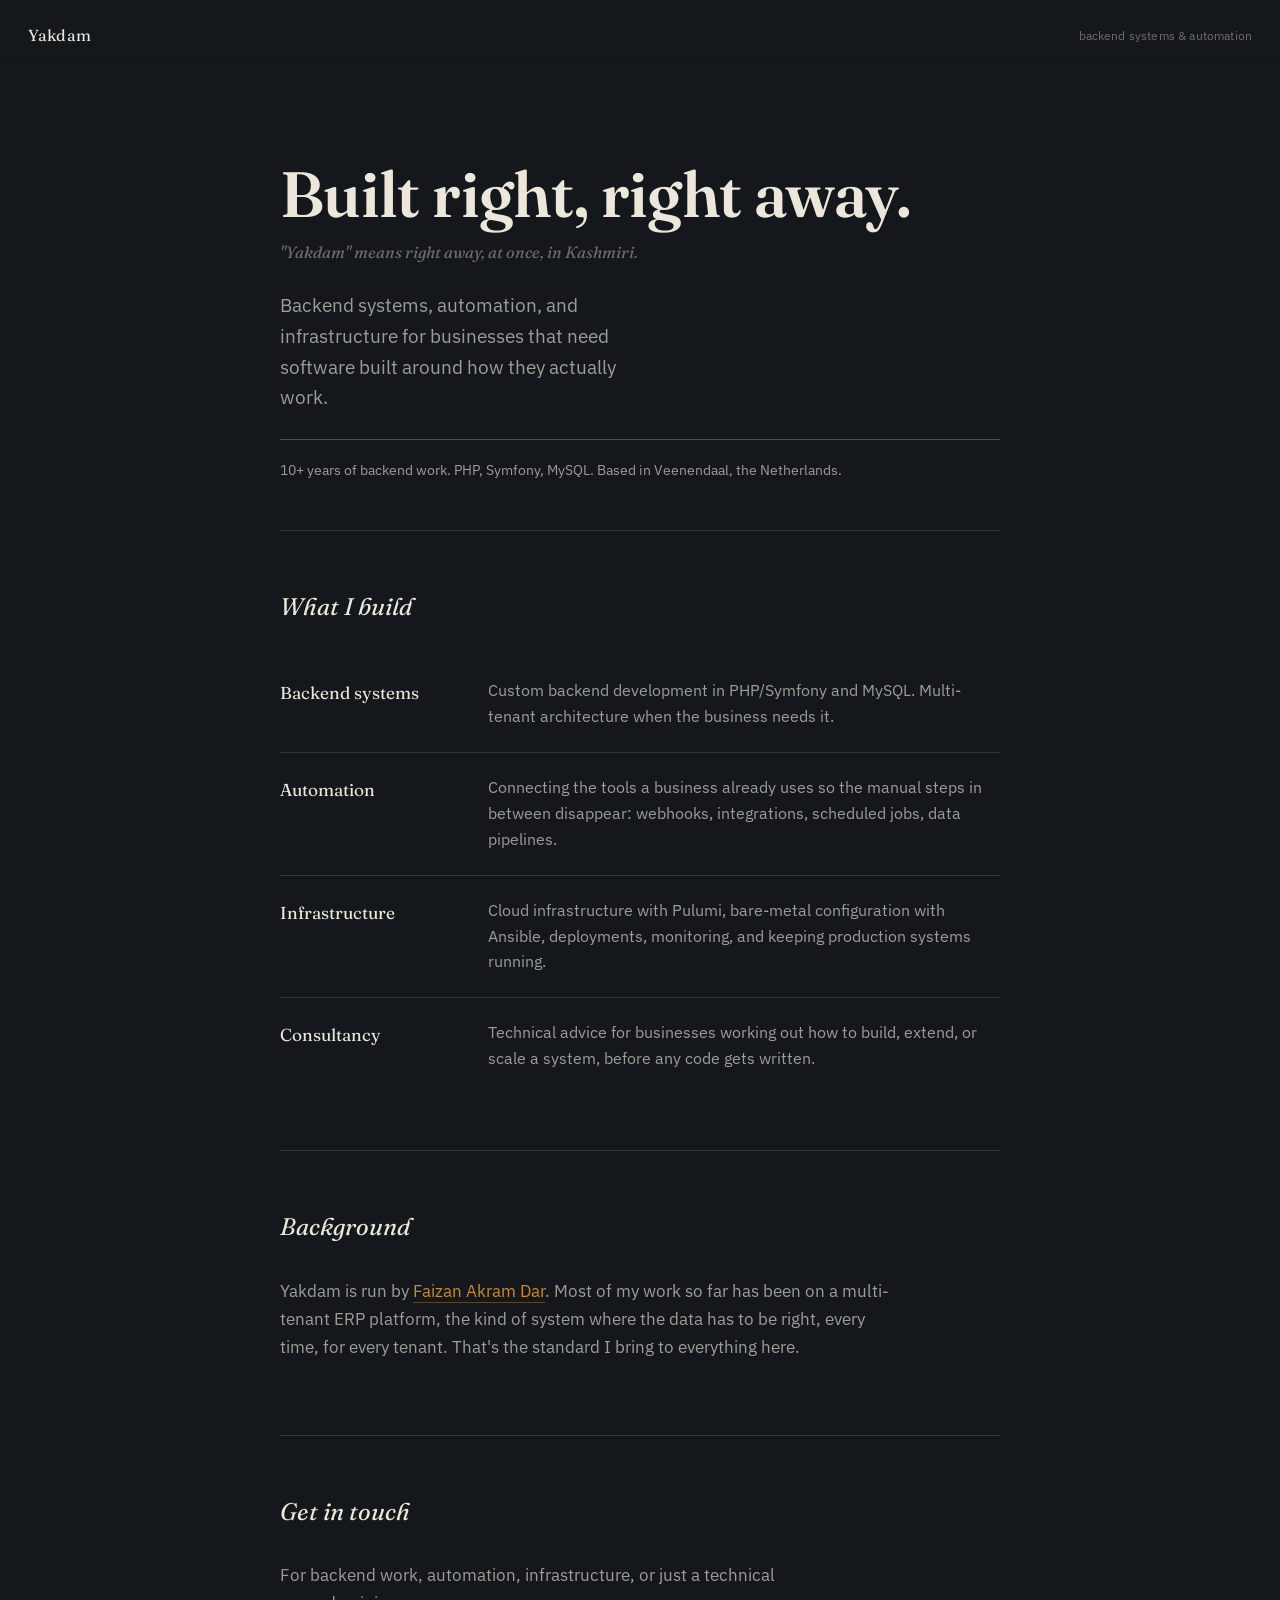
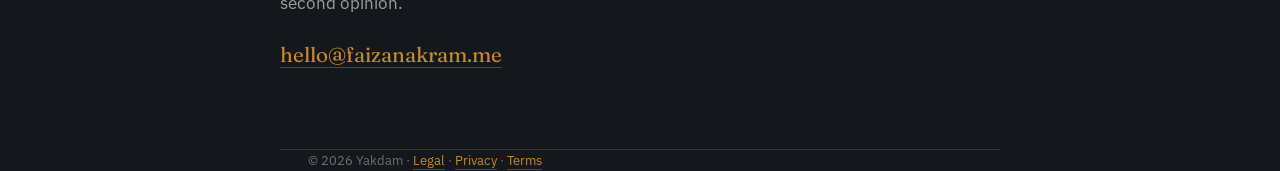
<file: index.html>
<!DOCTYPE html>
<html lang="en">
<head>
<meta charset="UTF-8">
<title>Yakdam | Built right, right away.</title>
<meta name="description" content="Yakdam: backend systems, automation, and infrastructure for businesses that need software built around how they actually work. Run by Faizan Akram Dar, 10+ years building backend systems.">
<meta name="viewport" content="width=device-width, initial-scale=1.0">
<link rel="icon" href="data:image/svg+xml,%3Csvg xmlns='http://www.w3.org/2000/svg' viewBox='0 0 64 64'%3E%3Crect width='64' height='64' rx='8' fill='%2314181D'/%3E%3Ctext x='32' y='43' font-family='Georgia,serif' font-size='34' fill='%23C98A2B' text-anchor='middle'%3EP%3C/text%3E%3C/svg%3E">
<link rel="stylesheet" href="assets/fonts.css">
<script src="assets/site.js" defer></script>
<style>
  :root{
    --ink: #14181D;
    --ink-soft: #1C2229;
    --paper: #ECE7DA;
    --paper-dim: rgba(236,231,218,0.64);
    --paper-faint: rgba(236,231,218,0.42);
    --saffron: #C98A2B;
    --brick: #8C3331;
    --line: rgba(236,231,218,0.14);
    --line-strong: rgba(236,231,218,0.26);
    --font-display: 'Fraunces', Georgia, serif;
    --font-body: 'IBM Plex Sans', -apple-system, 'Segoe UI', sans-serif;
  }

  *{box-sizing:border-box;}
  html{scroll-behavior:smooth;}
  body{
    margin:0;
    background:var(--ink);
    color:var(--paper);
    font-family:var(--font-body);
    font-size:17px;
    line-height:1.65;
    -webkit-font-smoothing:antialiased;
  }
  a{color:var(--saffron); text-decoration:none; border-bottom:1px solid rgba(201,138,43,0.4); transition:border-color .15s ease;}
  a:hover{border-color:var(--saffron);}
  a:focus-visible, button:focus-visible{outline:2px solid var(--saffron); outline-offset:3px; border-radius:2px;}

  .wrap{max-width:720px; margin:0 auto; padding:0 28px;}

  .mark{
    position:fixed; top:0; left:0; right:0; z-index:10;
    display:flex; justify-content:space-between; align-items:center;
    padding:22px 28px;
    font-family:var(--font-display);
    font-size:1rem;
    letter-spacing:0.01em;
    background:linear-gradient(var(--ink) 60%, transparent);
  }
  .mark a{border-bottom:none; color:var(--paper);}
  .mark .tag{color:var(--paper-faint); font-family:var(--font-body); font-size:0.78rem;}

  main{padding-top:96px;}

  .hero{padding:64px 0 48px;}
  .hero h1{
    font-family:var(--font-display);
    font-weight:600;
    font-size:clamp(2.5rem, 4.2vw + 1.3rem, 4rem);
    line-height:1.05;
    letter-spacing:-0.01em;
    margin:0 0 22px;
  }
  .hero p.meaning{
    font-family:var(--font-display);
    font-style:italic;
    font-size:1.02rem;
    color:var(--paper-faint);
    margin:-10px 0 24px;
  }
  .hero p.facts{
    margin:26px 0 0;
    padding-top:18px;
    border-top:1px solid var(--line-strong);
    font-size:0.9rem;
    color:var(--paper-dim);
  }
  .hero p.lede{
    font-size:1.2rem;
    line-height:1.6;
    color:var(--paper-dim);
    max-width:34ch;
    margin:0;
  }


  section.block{padding:56px 0; border-top:1px solid var(--line);}
  section.block h2{
    font-family:var(--font-display);
    font-weight:500;
    font-style:italic;
    font-size:1.5rem;
    margin:0 0 30px;
    color:var(--paper);
  }

  .row{
    display:flex;
    gap:28px;
    padding:22px 0;
    border-top:1px solid var(--line);
  }
  .row:first-of-type{border-top:none;}
  .row .name{
    flex:0 0 180px;
    font-family:var(--font-display);
    font-size:1.08rem;
    padding-top:1px;
  }
  .row .desc{
    flex:1;
    color:var(--paper-dim);
    font-size:0.98rem;
  }

  .bg-text{color:var(--paper-dim); max-width:62ch;}
  .bg-text p{margin:0 0 18px;}


  .contact p{color:var(--paper-dim); max-width:50ch;}

  .contact .email{font-family:var(--font-display); font-size:1.3rem; margin-top:20px;}

  footer{
    padding:36px 0 56px;
    border-top:1px solid var(--line);
    color:var(--paper-faint);
    font-size:0.82rem;
  }

  @media (max-width: 640px){
    .wrap{padding:0 20px;}
    .mark{padding:18px 20px;}
    main{padding-top:84px;}
    .hero{padding:40px 0 36px;}
    .row{flex-direction:column; gap:6px;}
    .row .name{flex:none;}
  }

  @media (prefers-reduced-motion: reduce){
    html{scroll-behavior:auto;}
    *{transition:none !important;}
  }
</style>
</head>
<body>

<header class="mark">
  <a href="#top">Yakdam</a>
  <span class="tag">backend systems &amp; automation</span>
</header>

<main id="top">

  <section class="wrap hero">
    <h1>Built right, right away.</h1>
    <p class="meaning">"Yakdam" means right away, at once, in Kashmiri.</p>
    <p class="lede">Backend systems, automation, and infrastructure for businesses that need software built around how they actually work.</p>

    <p class="facts">10+ years of backend work. PHP, Symfony, MySQL. Based in Veenendaal, the Netherlands.</p>
  </section>

  <section class="wrap block">
    <h2>What I build</h2>

    <div class="row">
      <div class="name">Backend systems</div>
      <div class="desc">Custom backend development in PHP/Symfony and MySQL. Multi-tenant architecture when the business needs it.</div>
    </div>
    <div class="row">
      <div class="name">Automation</div>
      <div class="desc">Connecting the tools a business already uses so the manual steps in between disappear: webhooks, integrations, scheduled jobs, data pipelines.</div>
    </div>
    <div class="row">
      <div class="name">Infrastructure</div>
      <div class="desc">Cloud infrastructure with Pulumi, bare-metal configuration with Ansible, deployments, monitoring, and keeping production systems running.</div>
    </div>
    <div class="row">
      <div class="name">Consultancy</div>
      <div class="desc">Technical advice for businesses working out how to build, extend, or scale a system, before any code gets written.</div>
    </div>
  </section>

  <section class="wrap block">
    <h2>Background</h2>
    <div class="bg-text">
      <p>Yakdam is run by <a href="https://faizanakr.am">Faizan Akram Dar</a>. Most of my work so far has been on a multi-tenant ERP platform, the kind of system where the data has to be right, every time, for every tenant. That's the standard I bring to everything here.</p>
    </div>
  </section>

  <section class="wrap block contact">
    <h2>Get in touch</h2>
    <p>For backend work, automation, infrastructure, or just a technical second opinion.</p>

    <p class="email"><span class="js-email">hello [at] faizanakram [dot] me</span></p>
  </section>

</main>

<footer class="wrap">© 2026 Yakdam · <a href="legal.html">Legal</a> · <a href="privacy.html">Privacy</a> · <a href="terms.html">Terms</a></footer>

</body>
</html>
</file>
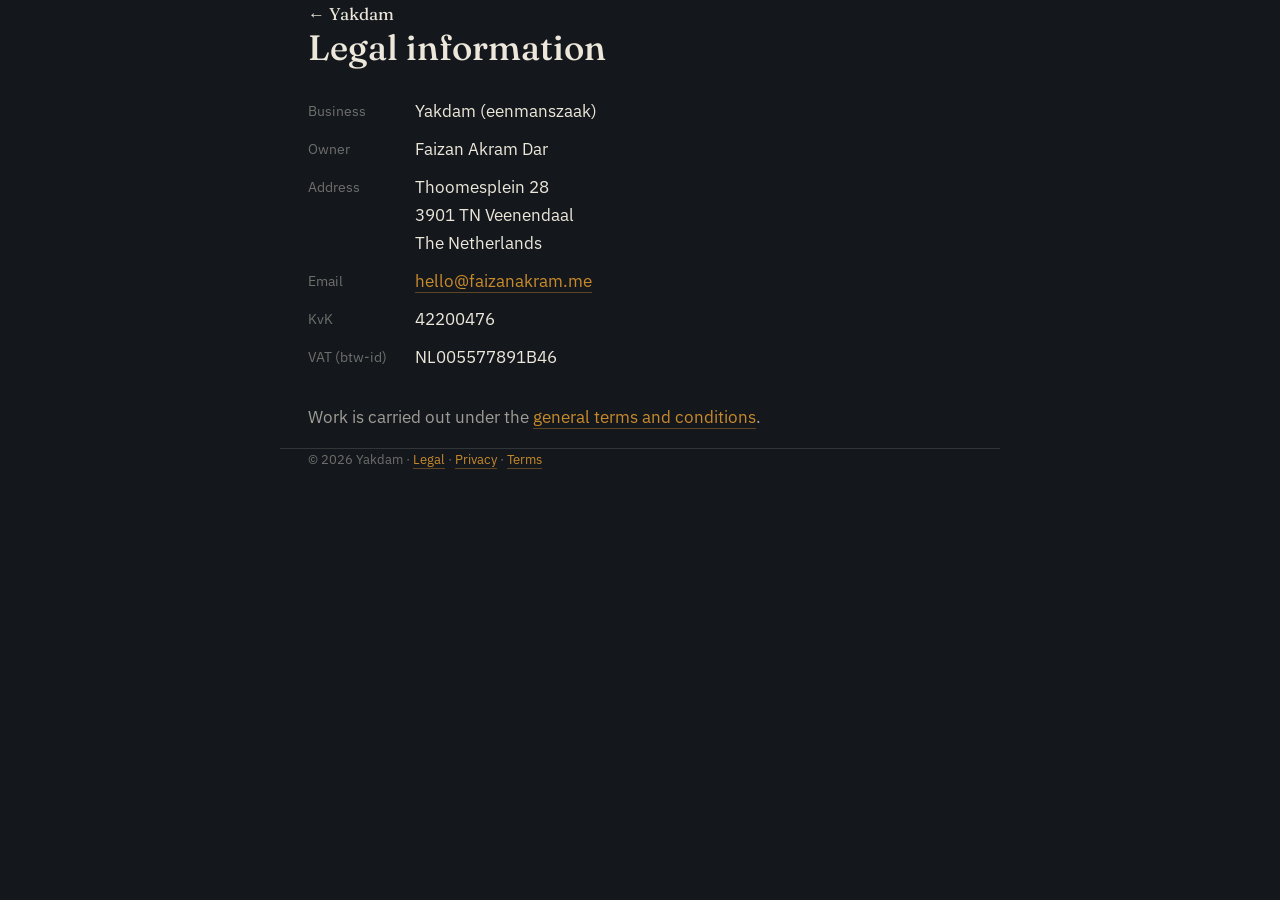
<file: legal.html>
<!DOCTYPE html>
<html lang="en">
<head>
<meta charset="UTF-8">
<title>Legal | Yakdam</title>
<meta name="viewport" content="width=device-width, initial-scale=1.0">
<meta name="robots" content="noindex, nofollow, noarchive, nosnippet, noimageindex">
<link rel="icon" href="data:image/svg+xml,%3Csvg xmlns='http://www.w3.org/2000/svg' viewBox='0 0 64 64'%3E%3Crect width='64' height='64' rx='8' fill='%2314181D'/%3E%3Ctext x='32' y='43' font-family='Georgia,serif' font-size='34' fill='%23C98A2B' text-anchor='middle'%3EP%3C/text%3E%3C/svg%3E">
<link rel="stylesheet" href="assets/fonts.css">
<script src="assets/site.js" defer></script>
<style>
  :root{--ink:#14181D; --paper:#ECE7DA; --paper-dim:rgba(236,231,218,0.64); --paper-faint:rgba(236,231,218,0.42); --saffron:#C98A2B; --line:rgba(236,231,218,0.14);
    --font-display:'Fraunces', Georgia, serif; --font-body:'IBM Plex Sans', -apple-system, 'Segoe UI', sans-serif;}
  *{box-sizing:border-box;}
  body{margin:0; background:var(--ink); color:var(--paper); font-family:var(--font-body); font-size:17px; line-height:1.65; -webkit-font-smoothing:antialiased;}
  a{color:var(--saffron); text-decoration:none; border-bottom:1px solid rgba(201,138,43,0.4);}
  a:hover{border-color:var(--saffron);}
  a:focus-visible{outline:2px solid var(--saffron); outline-offset:3px; border-radius:2px;}
  .wrap{max-width:720px; margin:0 auto; padding:0 28px;}
  header{padding:22px 0; font-family:var(--font-display);}
  header a{border-bottom:none; color:var(--paper);}
  main{padding:48px 0 56px;}
  h1{font-family:var(--font-display); font-weight:500; font-size:2.2rem; line-height:1.15; margin:0 0 28px;}
  h2{font-family:var(--font-display); font-weight:500; font-style:italic; font-size:1.25rem; margin:36px 0 10px;}
  p, li{color:var(--paper-dim);}
  ol, ul{padding-left:1.4em;}
  li{margin-bottom:8px;}
  dl{display:grid; grid-template-columns:max-content 1fr; gap:10px 28px; margin:0;}
  dt{color:var(--paper-faint); font-size:0.9rem; padding-top:2px;}
  dd{margin:0;}
  footer{padding:36px 0 56px; border-top:1px solid var(--line); color:var(--paper-faint); font-size:0.82rem;}
  @media (max-width:640px){.wrap{padding:0 20px;} dl{grid-template-columns:1fr; gap:2px;} dd{margin-bottom:12px;}}
</style>
</head>
<body>
<header class="wrap"><a href="./">&larr; Yakdam</a></header>
<main class="wrap">
  <h1>Legal information</h1>
  <dl>
    <dt>Business</dt><dd>Yakdam (eenmanszaak)</dd>
    <dt>Owner</dt><dd>Faizan Akram Dar</dd>
    <dt>Address</dt><dd id="addr"><noscript>Enable JavaScript to see the address, or ask by email.</noscript></dd>
    <dt>Email</dt><dd><span class="js-email">hello [at] faizanakram [dot] me</span></dd>
    <dt>KvK</dt><dd>42200476</dd>
    <dt>VAT (btw-id)</dt><dd>NL005577891B46</dd>
  </dl>
  <p style="margin-top:32px">Work is carried out under the <a href="terms.html">general terms and conditions</a>.</p>
</main>
<footer class="wrap">© 2026 Yakdam · <a href="legal.html">Legal</a> · <a href="privacy.html">Privacy</a> · <a href="terms.html">Terms</a></footer>
<script>
  // Address is assembled at runtime so it is not present as plain text in the HTML.
  (function () {
    var p = ['VGhvb21lc3BsZWluIDI4', 'MzkwMSBUTiBWZWVuZW5kYWFs', 'VGhlIE5ldGhlcmxhbmRz'];
    var el = document.getElementById('addr');
    el.replaceChildren();
    p.forEach(function (s, i) {
      if (i) el.appendChild(document.createElement('br'));
      el.appendChild(document.createTextNode(atob(s)));
    });
  })();
</script>
</body>
</html>
</file>
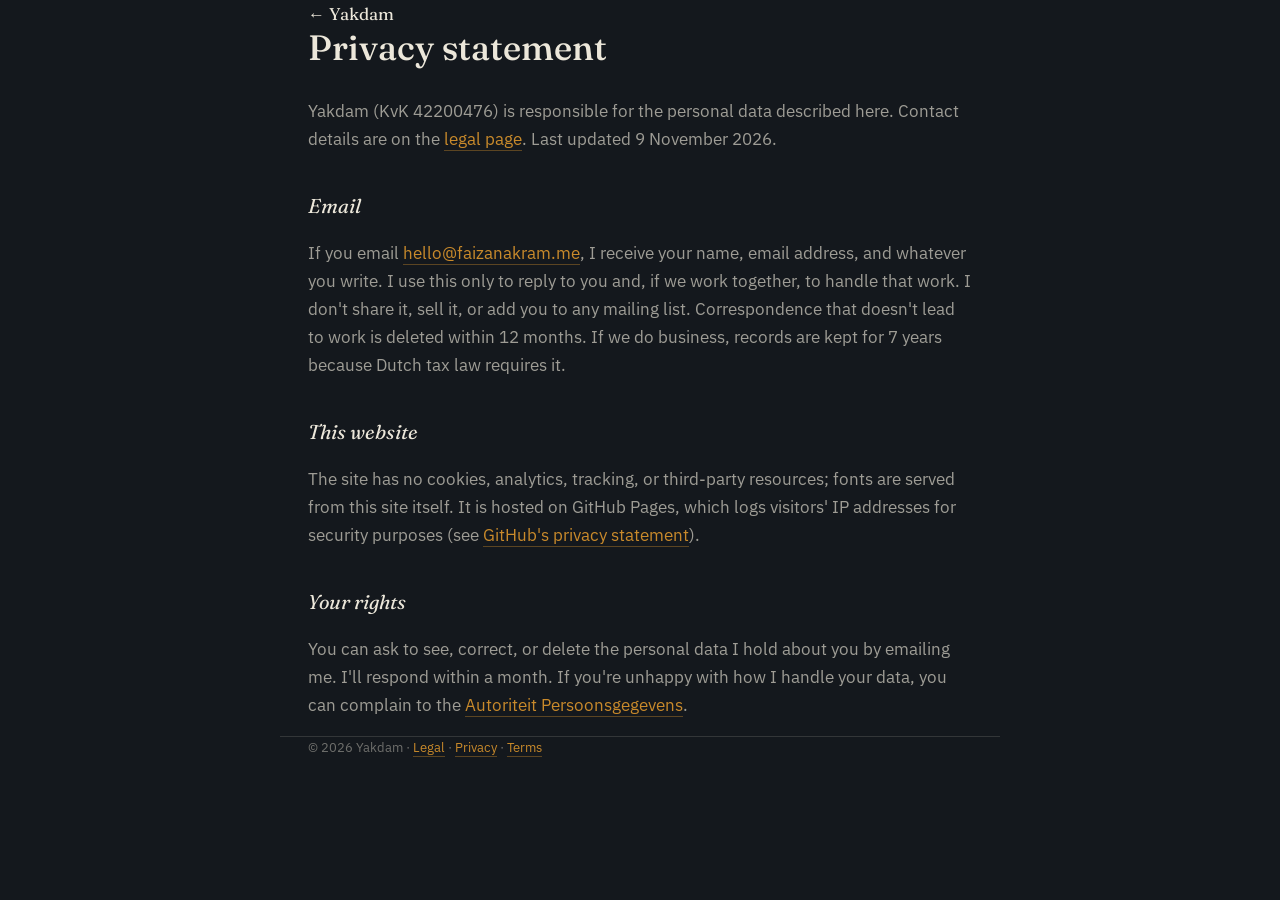
<file: privacy.html>
<!DOCTYPE html>
<html lang="en">
<head>
<meta charset="UTF-8">
<title>Privacy | Yakdam</title>
<meta name="viewport" content="width=device-width, initial-scale=1.0">
<link rel="icon" href="data:image/svg+xml,%3Csvg xmlns='http://www.w3.org/2000/svg' viewBox='0 0 64 64'%3E%3Crect width='64' height='64' rx='8' fill='%2314181D'/%3E%3Ctext x='32' y='43' font-family='Georgia,serif' font-size='34' fill='%23C98A2B' text-anchor='middle'%3EP%3C/text%3E%3C/svg%3E">
<link rel="stylesheet" href="assets/fonts.css">
<script src="assets/site.js" defer></script>
<style>
  :root{--ink:#14181D; --paper:#ECE7DA; --paper-dim:rgba(236,231,218,0.64); --paper-faint:rgba(236,231,218,0.42); --saffron:#C98A2B; --line:rgba(236,231,218,0.14);
    --font-display:'Fraunces', Georgia, serif; --font-body:'IBM Plex Sans', -apple-system, 'Segoe UI', sans-serif;}
  *{box-sizing:border-box;}
  body{margin:0; background:var(--ink); color:var(--paper); font-family:var(--font-body); font-size:17px; line-height:1.65; -webkit-font-smoothing:antialiased;}
  a{color:var(--saffron); text-decoration:none; border-bottom:1px solid rgba(201,138,43,0.4);}
  a:hover{border-color:var(--saffron);}
  a:focus-visible{outline:2px solid var(--saffron); outline-offset:3px; border-radius:2px;}
  .wrap{max-width:720px; margin:0 auto; padding:0 28px;}
  header{padding:22px 0; font-family:var(--font-display);}
  header a{border-bottom:none; color:var(--paper);}
  main{padding:48px 0 56px;}
  h1{font-family:var(--font-display); font-weight:500; font-size:2.2rem; line-height:1.15; margin:0 0 28px;}
  h2{font-family:var(--font-display); font-weight:500; font-style:italic; font-size:1.25rem; margin:36px 0 10px;}
  p, li{color:var(--paper-dim);}
  ol, ul{padding-left:1.4em;}
  li{margin-bottom:8px;}
  dl{display:grid; grid-template-columns:max-content 1fr; gap:10px 28px; margin:0;}
  dt{color:var(--paper-faint); font-size:0.9rem; padding-top:2px;}
  dd{margin:0;}
  footer{padding:36px 0 56px; border-top:1px solid var(--line); color:var(--paper-faint); font-size:0.82rem;}
  @media (max-width:640px){.wrap{padding:0 20px;} dl{grid-template-columns:1fr; gap:2px;} dd{margin-bottom:12px;}}
</style>
</head>
<body>
<header class="wrap"><a href="./">&larr; Yakdam</a></header>
<main class="wrap">
  <h1>Privacy statement</h1>
  <p>Yakdam (KvK 42200476) is responsible for the personal data described here. Contact details are on the <a href="legal.html">legal page</a>. Last updated 9 November 2026.</p>

  <h2>Email</h2>
  <p>If you email <span class="js-email">hello [at] faizanakram [dot] me</span>, I receive your name, email address, and whatever you write. I use this only to reply to you and, if we work together, to handle that work. I don't share it, sell it, or add you to any mailing list. Correspondence that doesn't lead to work is deleted within 12 months. If we do business, records are kept for 7 years because Dutch tax law requires it.</p>

  <h2>This website</h2>
  <p>The site has no cookies, analytics, tracking, or third-party resources; fonts are served from this site itself. It is hosted on GitHub Pages, which logs visitors' IP addresses for security purposes (see <a href="https://docs.github.com/en/site-policy/privacy-policies/github-general-privacy-statement">GitHub's privacy statement</a>).</p>

  <h2>Your rights</h2>
  <p>You can ask to see, correct, or delete the personal data I hold about you by emailing me. I'll respond within a month. If you're unhappy with how I handle your data, you can complain to the <a href="https://autoriteitpersoonsgegevens.nl">Autoriteit Persoonsgegevens</a>.</p>
</main>
<footer class="wrap">© 2026 Yakdam · <a href="legal.html">Legal</a> · <a href="privacy.html">Privacy</a> · <a href="terms.html">Terms</a></footer>
</body>
</html>
</file>
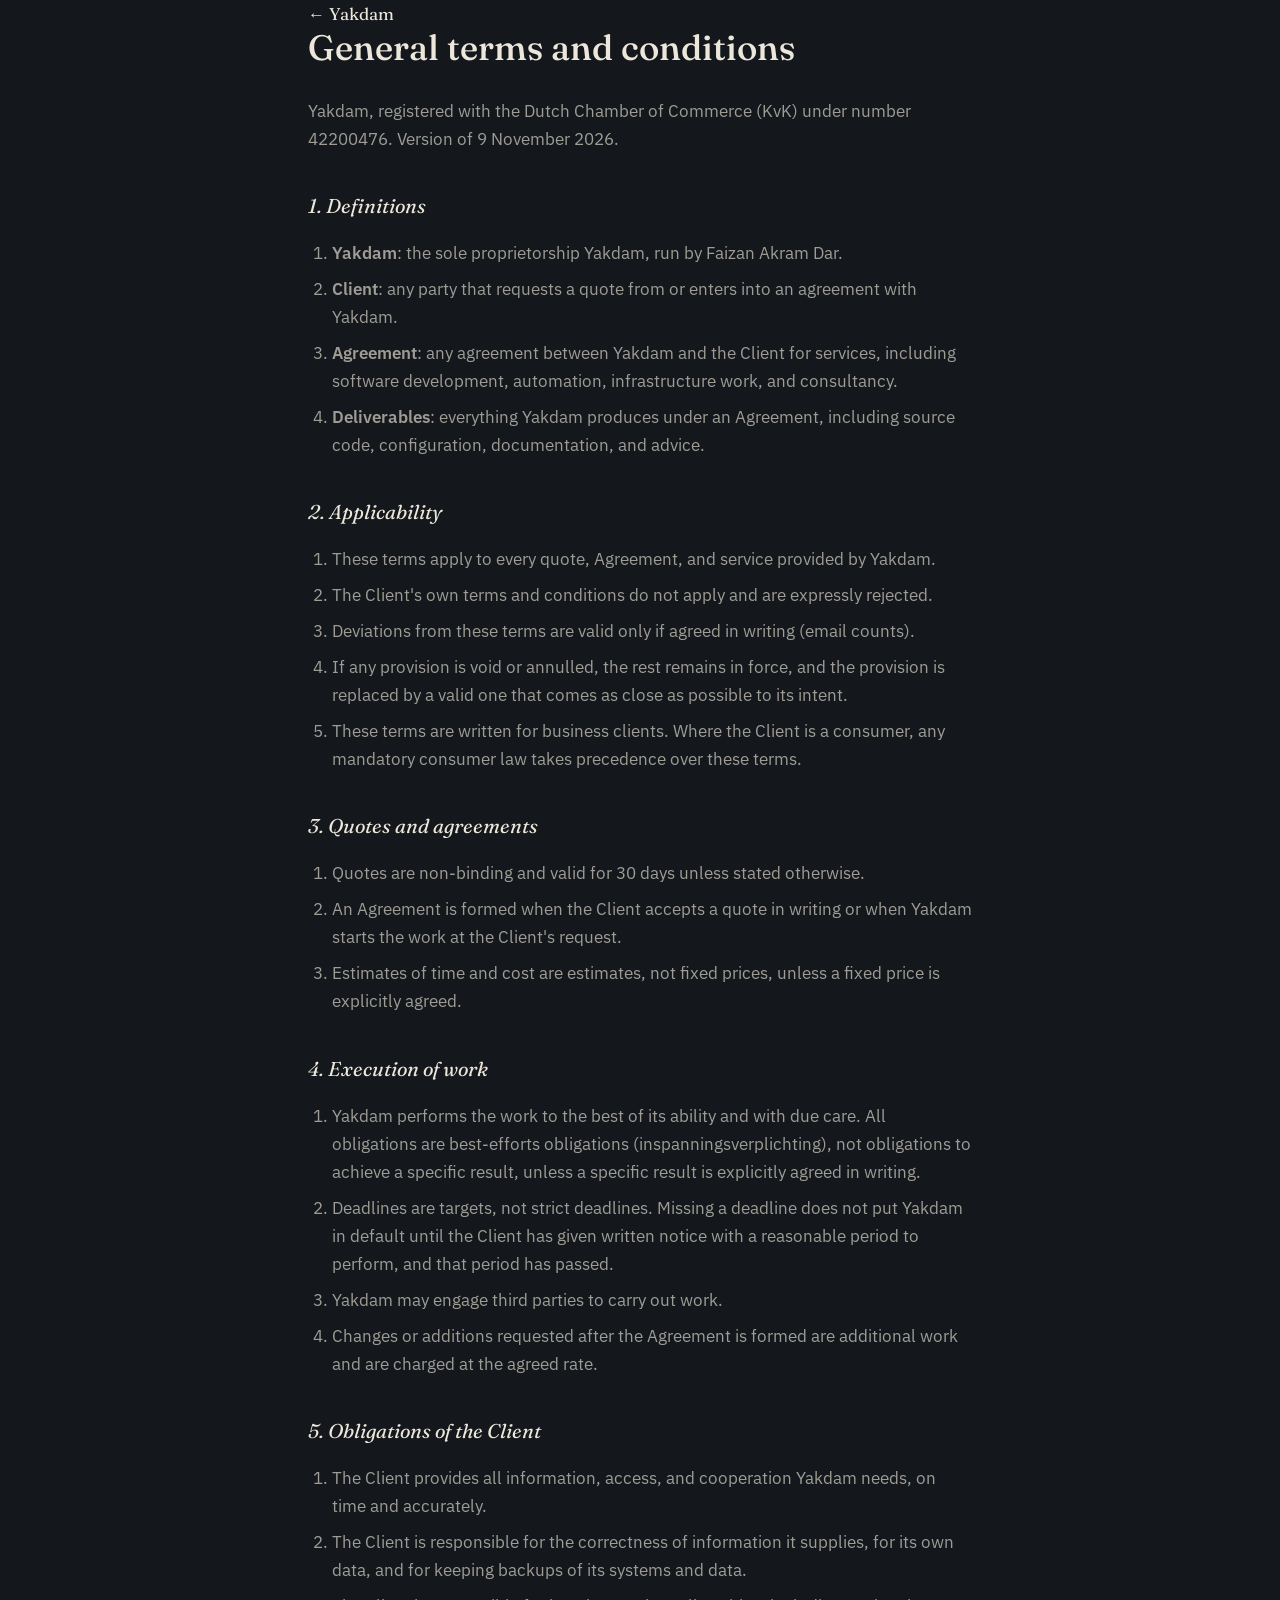
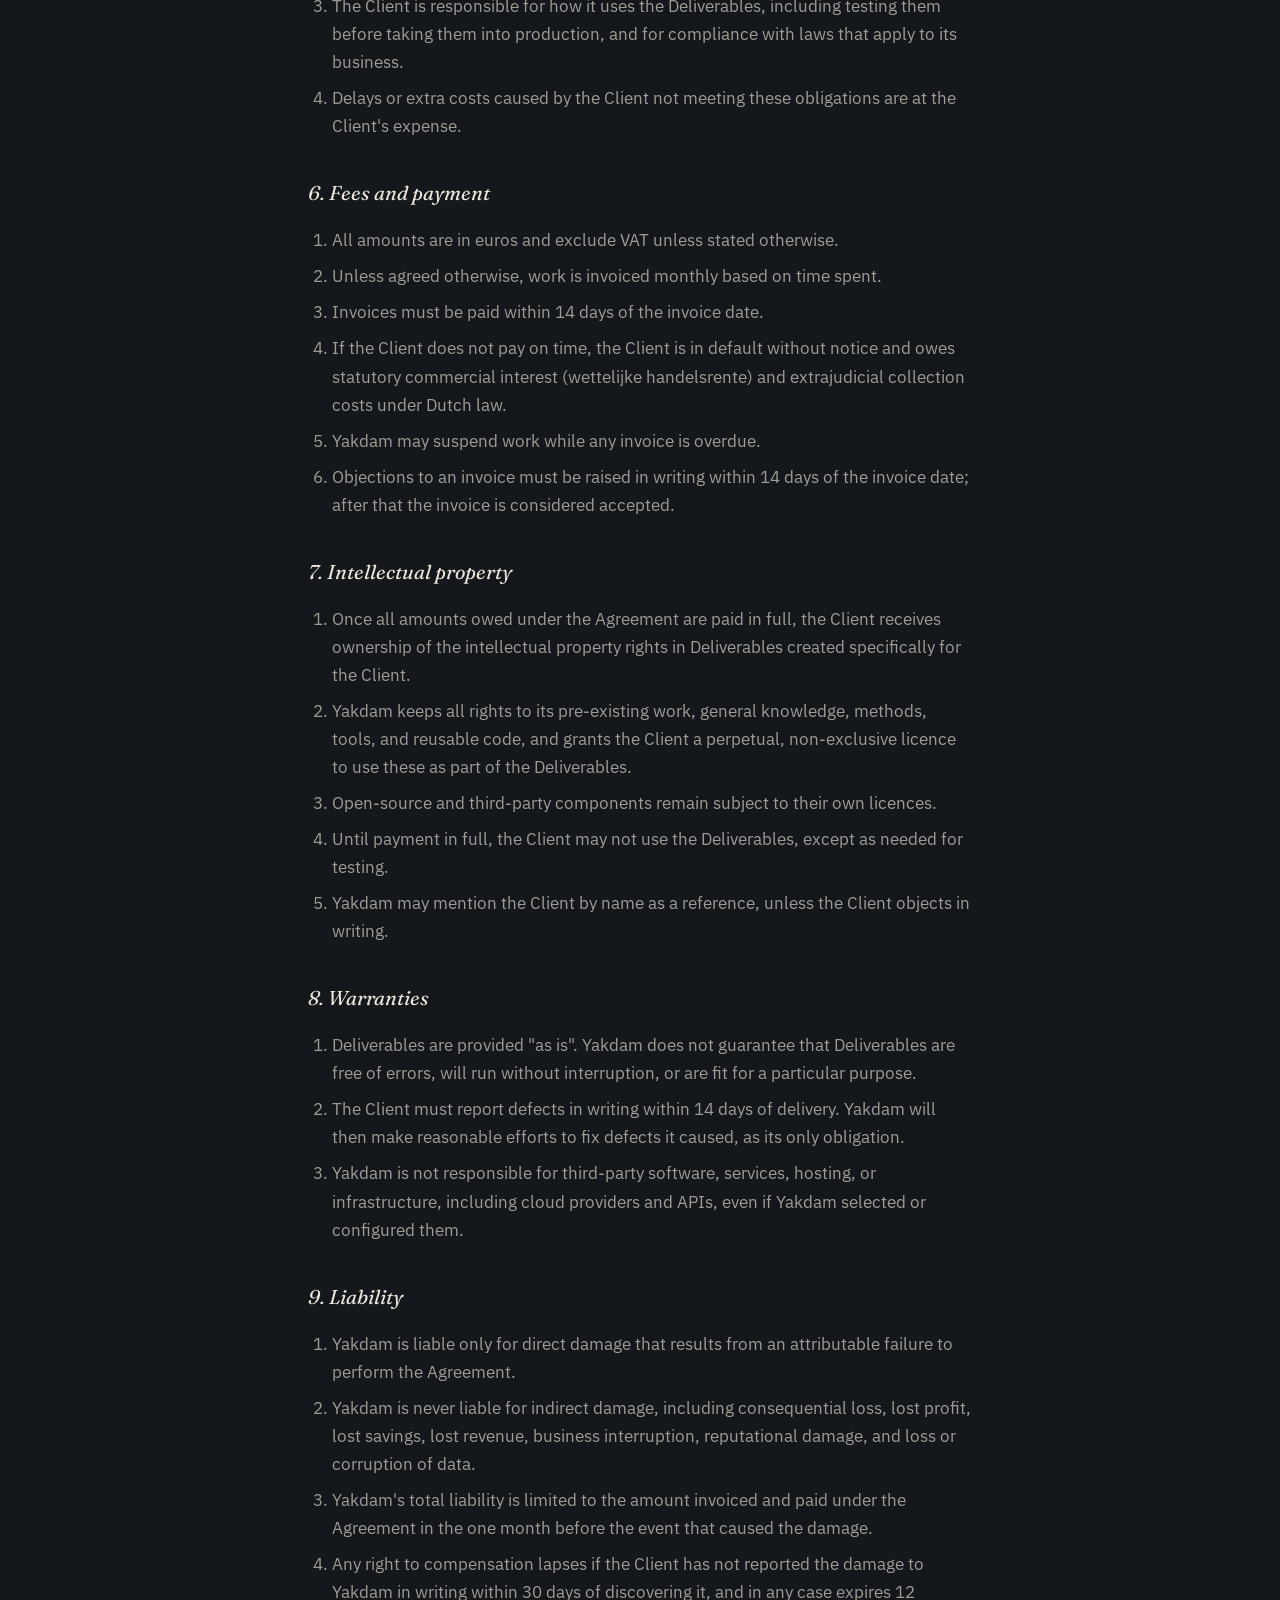
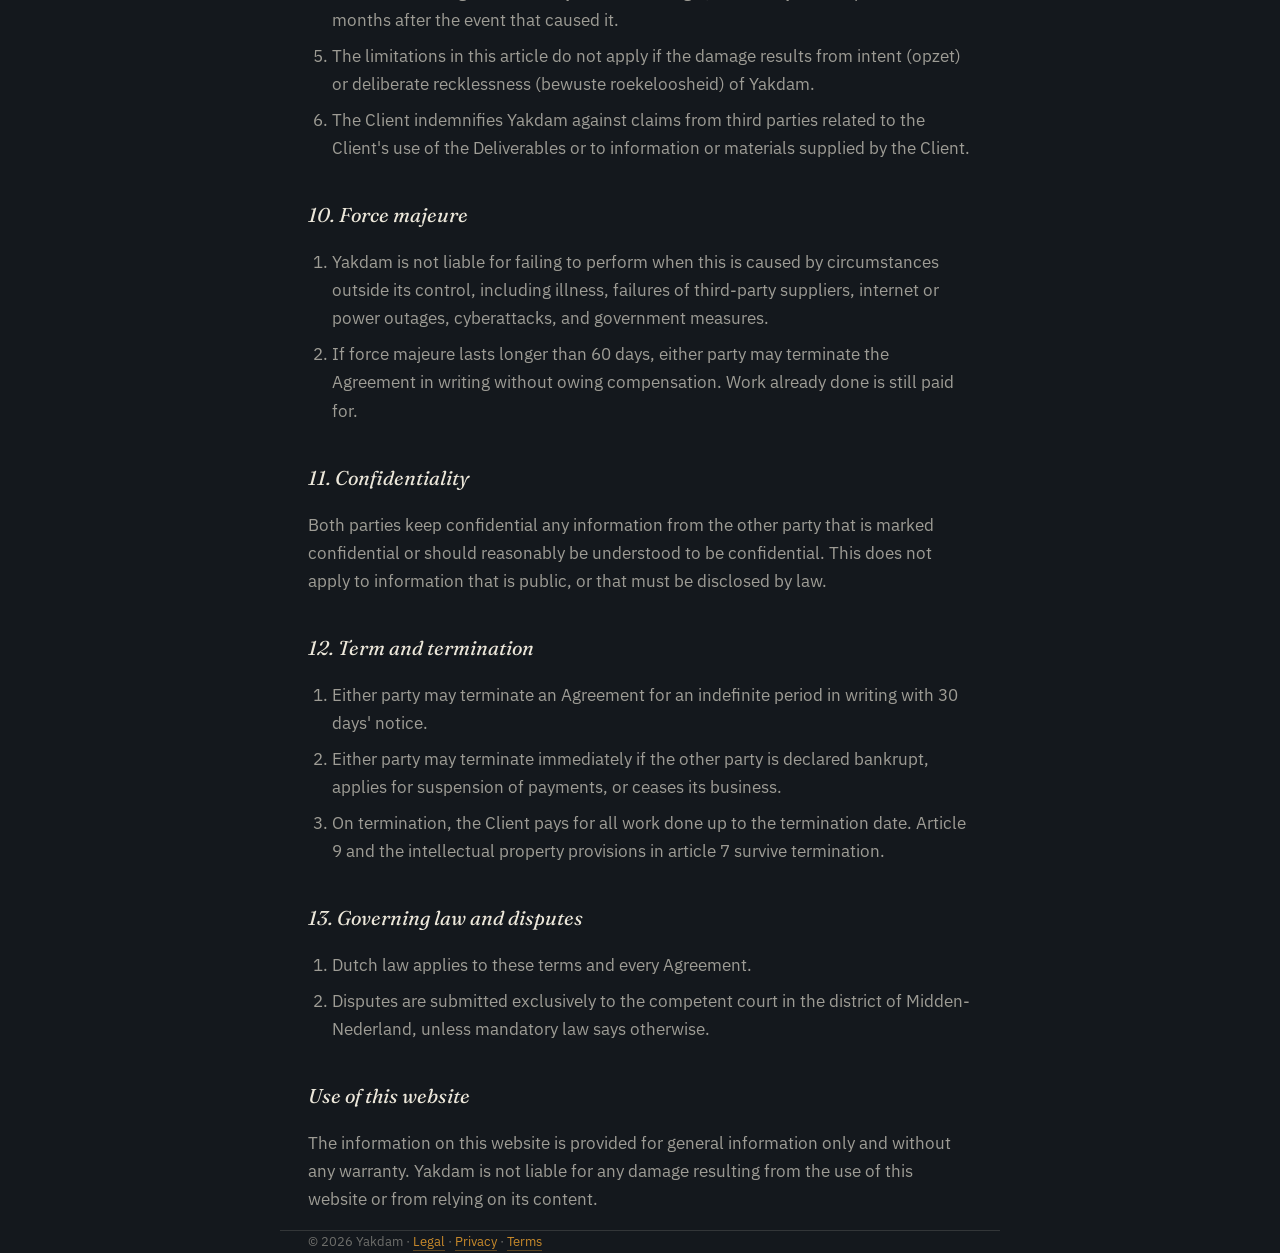
<file: terms.html>
<!DOCTYPE html>
<html lang="en">
<head>
<meta charset="UTF-8">
<title>Terms | Yakdam</title>
<meta name="viewport" content="width=device-width, initial-scale=1.0">
<link rel="icon" href="data:image/svg+xml,%3Csvg xmlns='http://www.w3.org/2000/svg' viewBox='0 0 64 64'%3E%3Crect width='64' height='64' rx='8' fill='%2314181D'/%3E%3Ctext x='32' y='43' font-family='Georgia,serif' font-size='34' fill='%23C98A2B' text-anchor='middle'%3EP%3C/text%3E%3C/svg%3E">
<link rel="stylesheet" href="assets/fonts.css">
<script src="assets/site.js" defer></script>
<style>
  :root{--ink:#14181D; --paper:#ECE7DA; --paper-dim:rgba(236,231,218,0.64); --paper-faint:rgba(236,231,218,0.42); --saffron:#C98A2B; --line:rgba(236,231,218,0.14);
    --font-display:'Fraunces', Georgia, serif; --font-body:'IBM Plex Sans', -apple-system, 'Segoe UI', sans-serif;}
  *{box-sizing:border-box;}
  body{margin:0; background:var(--ink); color:var(--paper); font-family:var(--font-body); font-size:17px; line-height:1.65; -webkit-font-smoothing:antialiased;}
  a{color:var(--saffron); text-decoration:none; border-bottom:1px solid rgba(201,138,43,0.4);}
  a:hover{border-color:var(--saffron);}
  a:focus-visible{outline:2px solid var(--saffron); outline-offset:3px; border-radius:2px;}
  .wrap{max-width:720px; margin:0 auto; padding:0 28px;}
  header{padding:22px 0; font-family:var(--font-display);}
  header a{border-bottom:none; color:var(--paper);}
  main{padding:48px 0 56px;}
  h1{font-family:var(--font-display); font-weight:500; font-size:2.2rem; line-height:1.15; margin:0 0 28px;}
  h2{font-family:var(--font-display); font-weight:500; font-style:italic; font-size:1.25rem; margin:36px 0 10px;}
  p, li{color:var(--paper-dim);}
  ol, ul{padding-left:1.4em;}
  li{margin-bottom:8px;}
  dl{display:grid; grid-template-columns:max-content 1fr; gap:10px 28px; margin:0;}
  dt{color:var(--paper-faint); font-size:0.9rem; padding-top:2px;}
  dd{margin:0;}
  footer{padding:36px 0 56px; border-top:1px solid var(--line); color:var(--paper-faint); font-size:0.82rem;}
  @media (max-width:640px){.wrap{padding:0 20px;} dl{grid-template-columns:1fr; gap:2px;} dd{margin-bottom:12px;}}
</style>
</head>
<body>
<header class="wrap"><a href="./">&larr; Yakdam</a></header>
<main class="wrap">
  <h1>General terms and conditions</h1>
  <p>Yakdam, registered with the Dutch Chamber of Commerce (KvK) under number 42200476. Version of 9 November 2026.</p>

  <h2>1. Definitions</h2>
  <ol>
    <li><strong>Yakdam</strong>: the sole proprietorship Yakdam, run by Faizan Akram Dar.</li>
    <li><strong>Client</strong>: any party that requests a quote from or enters into an agreement with Yakdam.</li>
    <li><strong>Agreement</strong>: any agreement between Yakdam and the Client for services, including software development, automation, infrastructure work, and consultancy.</li>
    <li><strong>Deliverables</strong>: everything Yakdam produces under an Agreement, including source code, configuration, documentation, and advice.</li>
  </ol>

  <h2>2. Applicability</h2>
  <ol>
    <li>These terms apply to every quote, Agreement, and service provided by Yakdam.</li>
    <li>The Client's own terms and conditions do not apply and are expressly rejected.</li>
    <li>Deviations from these terms are valid only if agreed in writing (email counts).</li>
    <li>If any provision is void or annulled, the rest remains in force, and the provision is replaced by a valid one that comes as close as possible to its intent.</li>
    <li>These terms are written for business clients. Where the Client is a consumer, any mandatory consumer law takes precedence over these terms.</li>
  </ol>

  <h2>3. Quotes and agreements</h2>
  <ol>
    <li>Quotes are non-binding and valid for 30 days unless stated otherwise.</li>
    <li>An Agreement is formed when the Client accepts a quote in writing or when Yakdam starts the work at the Client's request.</li>
    <li>Estimates of time and cost are estimates, not fixed prices, unless a fixed price is explicitly agreed.</li>
  </ol>

  <h2>4. Execution of work</h2>
  <ol>
    <li>Yakdam performs the work to the best of its ability and with due care. All obligations are best-efforts obligations (inspanningsverplichting), not obligations to achieve a specific result, unless a specific result is explicitly agreed in writing.</li>
    <li>Deadlines are targets, not strict deadlines. Missing a deadline does not put Yakdam in default until the Client has given written notice with a reasonable period to perform, and that period has passed.</li>
    <li>Yakdam may engage third parties to carry out work.</li>
    <li>Changes or additions requested after the Agreement is formed are additional work and are charged at the agreed rate.</li>
  </ol>

  <h2>5. Obligations of the Client</h2>
  <ol>
    <li>The Client provides all information, access, and cooperation Yakdam needs, on time and accurately.</li>
    <li>The Client is responsible for the correctness of information it supplies, for its own data, and for keeping backups of its systems and data.</li>
    <li>The Client is responsible for how it uses the Deliverables, including testing them before taking them into production, and for compliance with laws that apply to its business.</li>
    <li>Delays or extra costs caused by the Client not meeting these obligations are at the Client's expense.</li>
  </ol>

  <h2>6. Fees and payment</h2>
  <ol>
    <li>All amounts are in euros and exclude VAT unless stated otherwise.</li>
    <li>Unless agreed otherwise, work is invoiced monthly based on time spent.</li>
    <li>Invoices must be paid within 14 days of the invoice date.</li>
    <li>If the Client does not pay on time, the Client is in default without notice and owes statutory commercial interest (wettelijke handelsrente) and extrajudicial collection costs under Dutch law.</li>
    <li>Yakdam may suspend work while any invoice is overdue.</li>
    <li>Objections to an invoice must be raised in writing within 14 days of the invoice date; after that the invoice is considered accepted.</li>
  </ol>

  <h2>7. Intellectual property</h2>
  <ol>
    <li>Once all amounts owed under the Agreement are paid in full, the Client receives ownership of the intellectual property rights in Deliverables created specifically for the Client.</li>
    <li>Yakdam keeps all rights to its pre-existing work, general knowledge, methods, tools, and reusable code, and grants the Client a perpetual, non-exclusive licence to use these as part of the Deliverables.</li>
    <li>Open-source and third-party components remain subject to their own licences.</li>
    <li>Until payment in full, the Client may not use the Deliverables, except as needed for testing.</li>
    <li>Yakdam may mention the Client by name as a reference, unless the Client objects in writing.</li>
  </ol>

  <h2>8. Warranties</h2>
  <ol>
    <li>Deliverables are provided "as is". Yakdam does not guarantee that Deliverables are free of errors, will run without interruption, or are fit for a particular purpose.</li>
    <li>The Client must report defects in writing within 14 days of delivery. Yakdam will then make reasonable efforts to fix defects it caused, as its only obligation.</li>
    <li>Yakdam is not responsible for third-party software, services, hosting, or infrastructure, including cloud providers and APIs, even if Yakdam selected or configured them.</li>
  </ol>

  <h2>9. Liability</h2>
  <ol>
    <li>Yakdam is liable only for direct damage that results from an attributable failure to perform the Agreement.</li>
    <li>Yakdam is never liable for indirect damage, including consequential loss, lost profit, lost savings, lost revenue, business interruption, reputational damage, and loss or corruption of data.</li>
    <li>Yakdam's total liability is limited to the amount invoiced and paid under the Agreement in the one month before the event that caused the damage.</li>
    <li>Any right to compensation lapses if the Client has not reported the damage to Yakdam in writing within 30 days of discovering it, and in any case expires 12 months after the event that caused it.</li>
    <li>The limitations in this article do not apply if the damage results from intent (opzet) or deliberate recklessness (bewuste roekeloosheid) of Yakdam.</li>
    <li>The Client indemnifies Yakdam against claims from third parties related to the Client's use of the Deliverables or to information or materials supplied by the Client.</li>
  </ol>

  <h2>10. Force majeure</h2>
  <ol>
    <li>Yakdam is not liable for failing to perform when this is caused by circumstances outside its control, including illness, failures of third-party suppliers, internet or power outages, cyberattacks, and government measures.</li>
    <li>If force majeure lasts longer than 60 days, either party may terminate the Agreement in writing without owing compensation. Work already done is still paid for.</li>
  </ol>

  <h2>11. Confidentiality</h2>
  <p>Both parties keep confidential any information from the other party that is marked confidential or should reasonably be understood to be confidential. This does not apply to information that is public, or that must be disclosed by law.</p>

  <h2>12. Term and termination</h2>
  <ol>
    <li>Either party may terminate an Agreement for an indefinite period in writing with 30 days' notice.</li>
    <li>Either party may terminate immediately if the other party is declared bankrupt, applies for suspension of payments, or ceases its business.</li>
    <li>On termination, the Client pays for all work done up to the termination date. Article 9 and the intellectual property provisions in article 7 survive termination.</li>
  </ol>

  <h2>13. Governing law and disputes</h2>
  <ol>
    <li>Dutch law applies to these terms and every Agreement.</li>
    <li>Disputes are submitted exclusively to the competent court in the district of Midden-Nederland, unless mandatory law says otherwise.</li>
  </ol>

  <h2>Use of this website</h2>
  <p>The information on this website is provided for general information only and without any warranty. Yakdam is not liable for any damage resulting from the use of this website or from relying on its content.</p>
</main>
<footer class="wrap">© 2026 Yakdam · <a href="legal.html">Legal</a> · <a href="privacy.html">Privacy</a> · <a href="terms.html">Terms</a></footer>
</body>
</html>
</file>
<file: assets/fonts.css>
/* Self-hosted Google Fonts (SIL Open Font License), latin subset. */
@font-face{font-family:'Fraunces'; font-style:normal; font-weight:300 600; font-display:swap; src:url(fonts/fraunces.woff2) format('woff2');}
@font-face{font-family:'Fraunces'; font-style:italic; font-weight:400; font-display:swap; src:url(fonts/fraunces-italic.woff2) format('woff2');}
@font-face{font-family:'IBM Plex Sans'; font-style:normal; font-weight:400 600; font-display:swap; src:url(fonts/ibm-plex-sans.woff2) format('woff2');}
</file>
